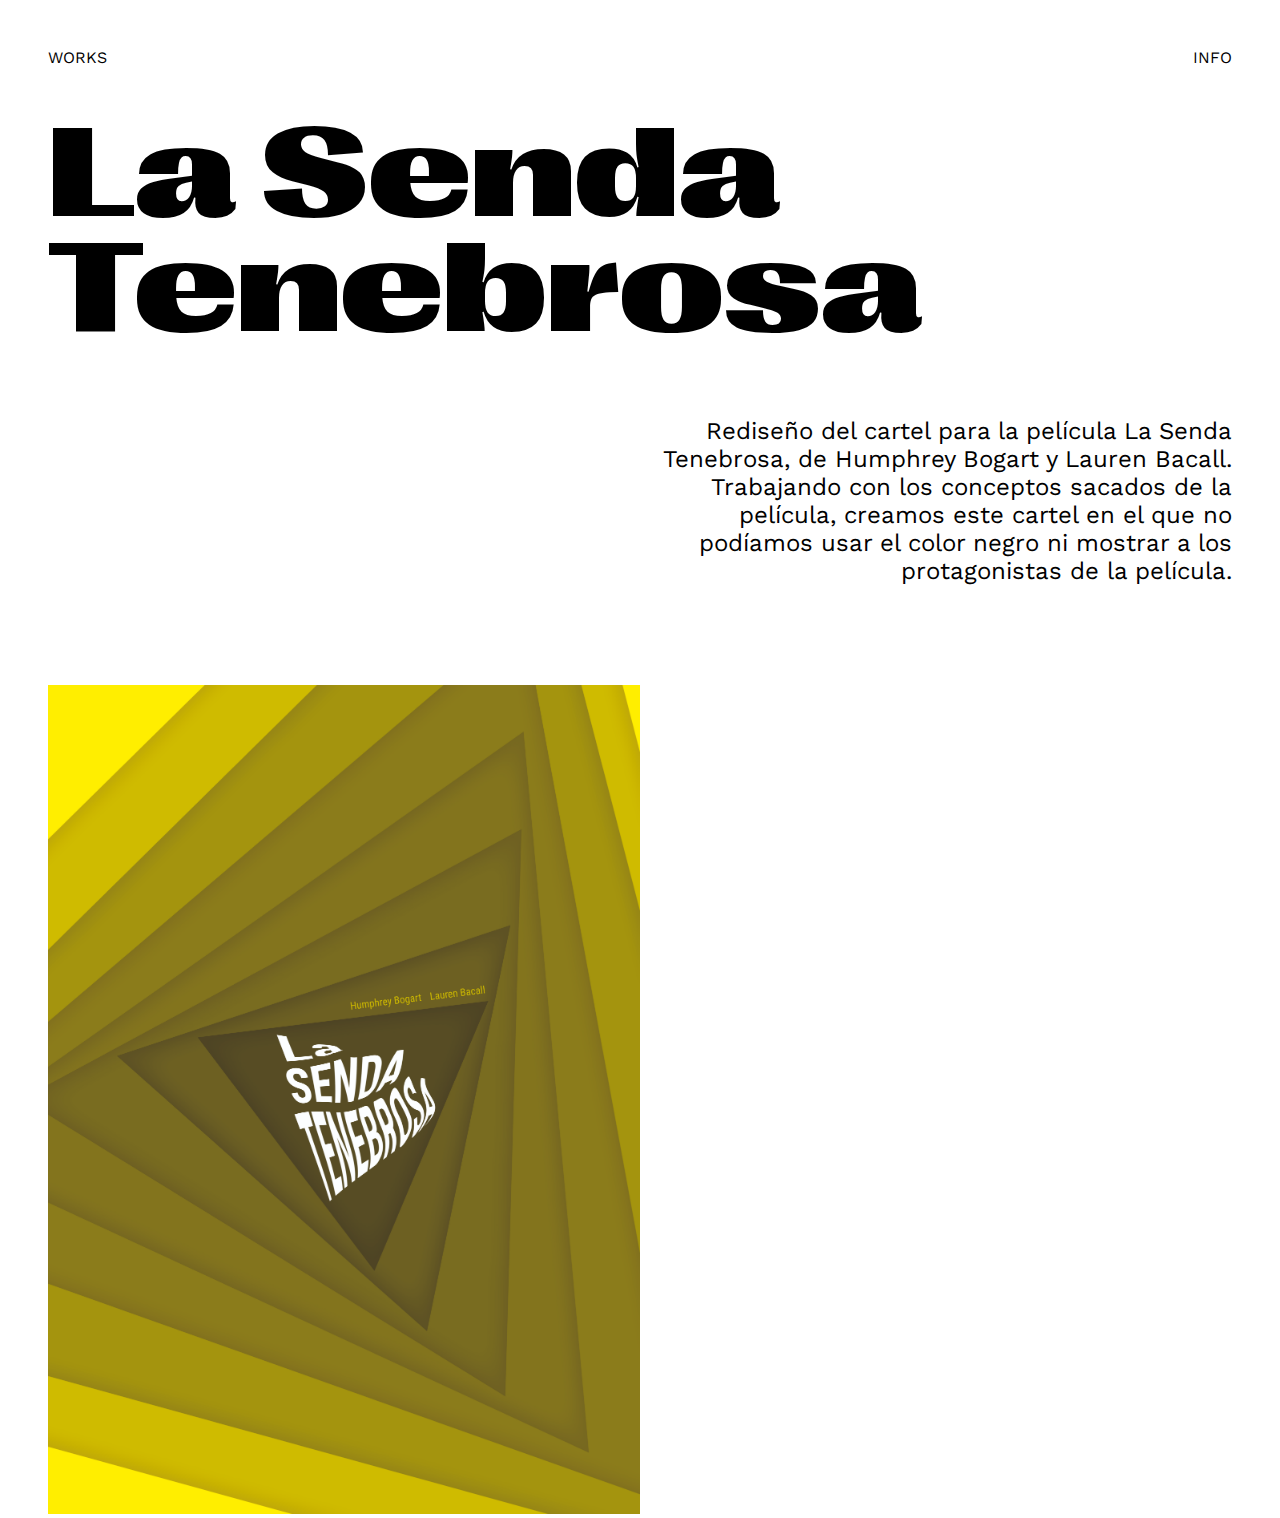
<file: cine.html>
<!DOCTYPE html>
<html lang="en">
<head>
    <meta charset="UTF-8">
    <meta http-equiv="X-UA-Compatible" content="IE=edge">
    <meta name="viewport" content="width=device-width, initial-scale=1.0">
    <link rel="preconnect" href="https://fonts.googleapis.com">
    <link rel="preconnect" href="https://fonts.gstatic.com" crossorigin>
    <link href="https://fonts.googleapis.com/css2?family=Jomhuria&family=Work+Sans:wght@200&display=swap" rel="stylesheet">
    <link rel="stylesheet" href="css/font_family.css">
    <title>La Senda Tenebrosa</title>
    <link rel="stylesheet" href="css/cine.css">
</head>
<body>
    <nav>
        <a href="index.html">WORKS</a>
        <a href="info.html">INFO</a>
    </nav>
    <main>
        <h1>La Senda Tenebrosa</h1>
        <p>Rediseño del cartel para la película La Senda Tenebrosa, de Humphrey Bogart y Lauren Bacall. Trabajando con los conceptos sacados de la película, creamos este cartel en el que no podíamos usar el color negro ni mostrar a los protagonistas de la película.</p>
        <div class="image">
            <img src="img/cartel_imagen-02.jpg">
        </div>
    </main>
</body>
</html>
</file>
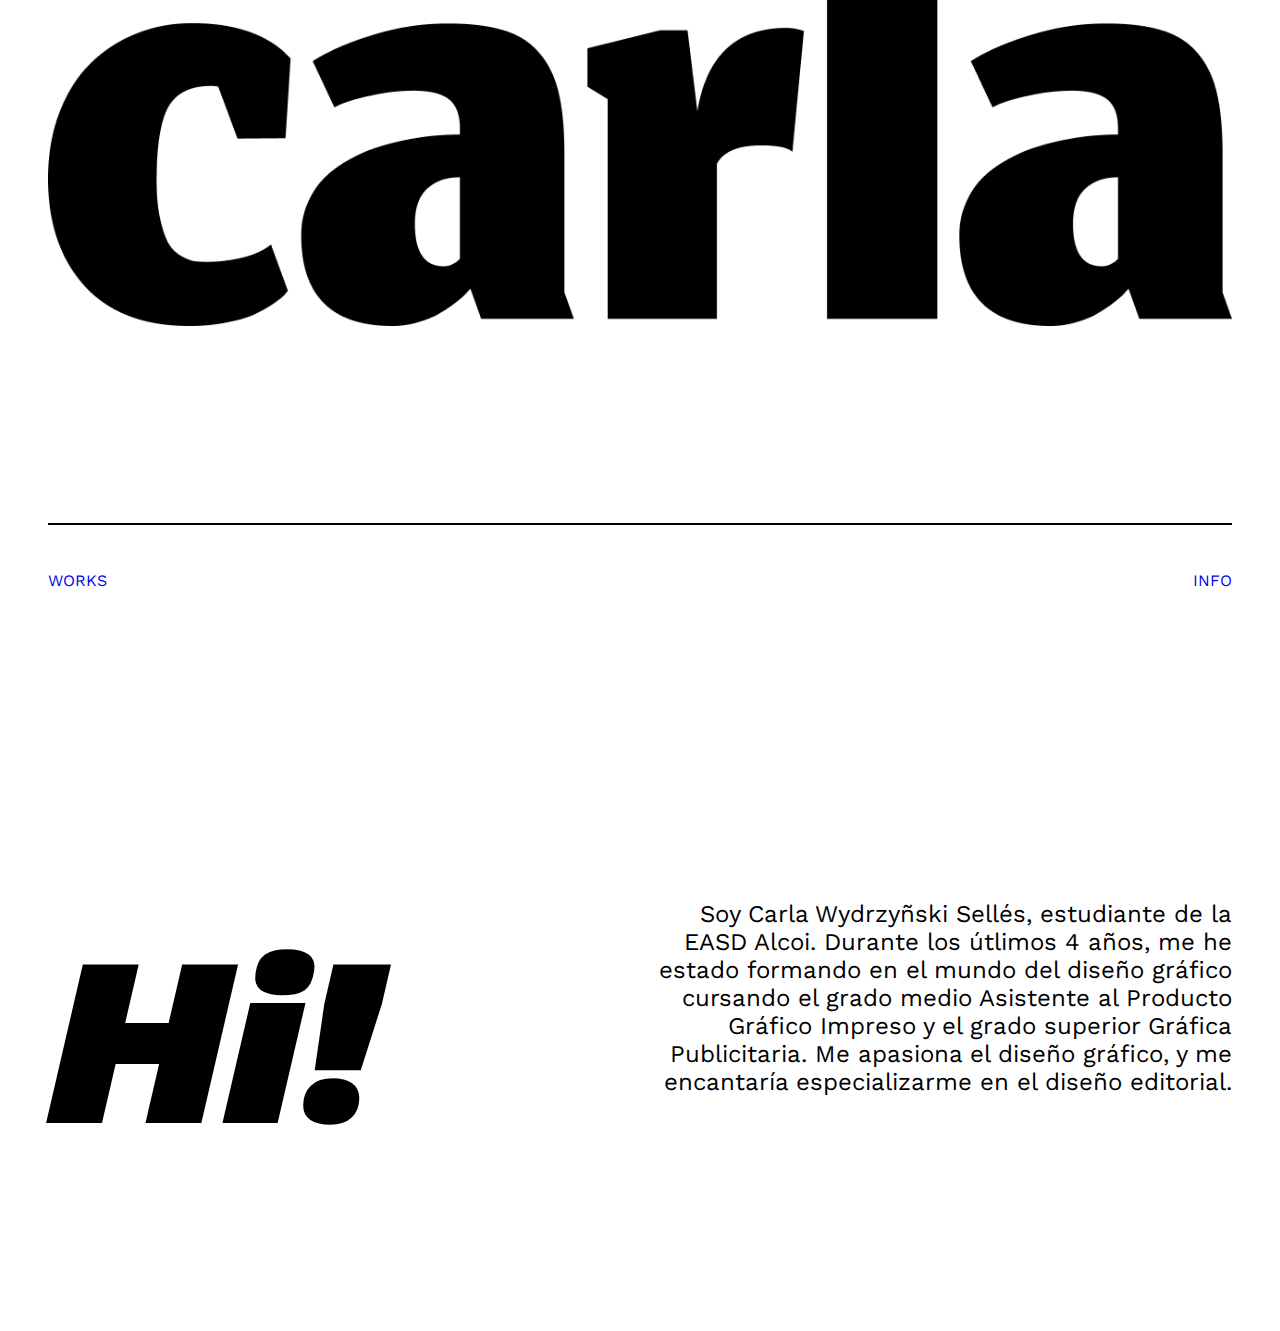
<file: info.html>
<!DOCTYPE html>
<html lang="en">
<head>
    <meta charset="UTF-8">
    <meta http-equiv="X-UA-Compatible" content="IE=edge">
    <meta name="viewport" content="width=device-width, initial-scale=1.0">
    <link rel="preconnect" href="https://fonts.googleapis.com">
    <link rel="preconnect" href="https://fonts.gstatic.com" crossorigin>
    <link href="https://fonts.googleapis.com/css2?family=Jomhuria&family=Work+Sans:ital,wght@0,200;0,800;0,900;1,800;1,900&display=swap" rel="stylesheet">
    <title>Info</title>
    <link rel="stylesheet" href="css/info.css">
</head>
<body>
    <div class="container">
        <header>
            <img src="img/Frame 3.png" class="header_img">
        </header>
        <img class="linea" src="img/Line 1.png">
        <nav>
            <a href="index.html">WORKS</a>
            <a href="info.html">INFO</a>
        </nav>
    </div>
        <main>
            <div class="text_info">
                <h1>Hi!</h1>
                <p>Soy Carla Wydrzyñski Sellés, estudiante de la EASD Alcoi. Durante los útlimos 4 años, me he estado formando en el mundo del diseño gráfico cursando el grado medio Asistente al Producto Gráfico Impreso y el grado superior Gráfica Publicitaria. Me apasiona el diseño gráfico, y me encantaría especializarme en el diseño editorial.
                </p>
            </div>
            
        </main>
    
</body>
</html>
</file>
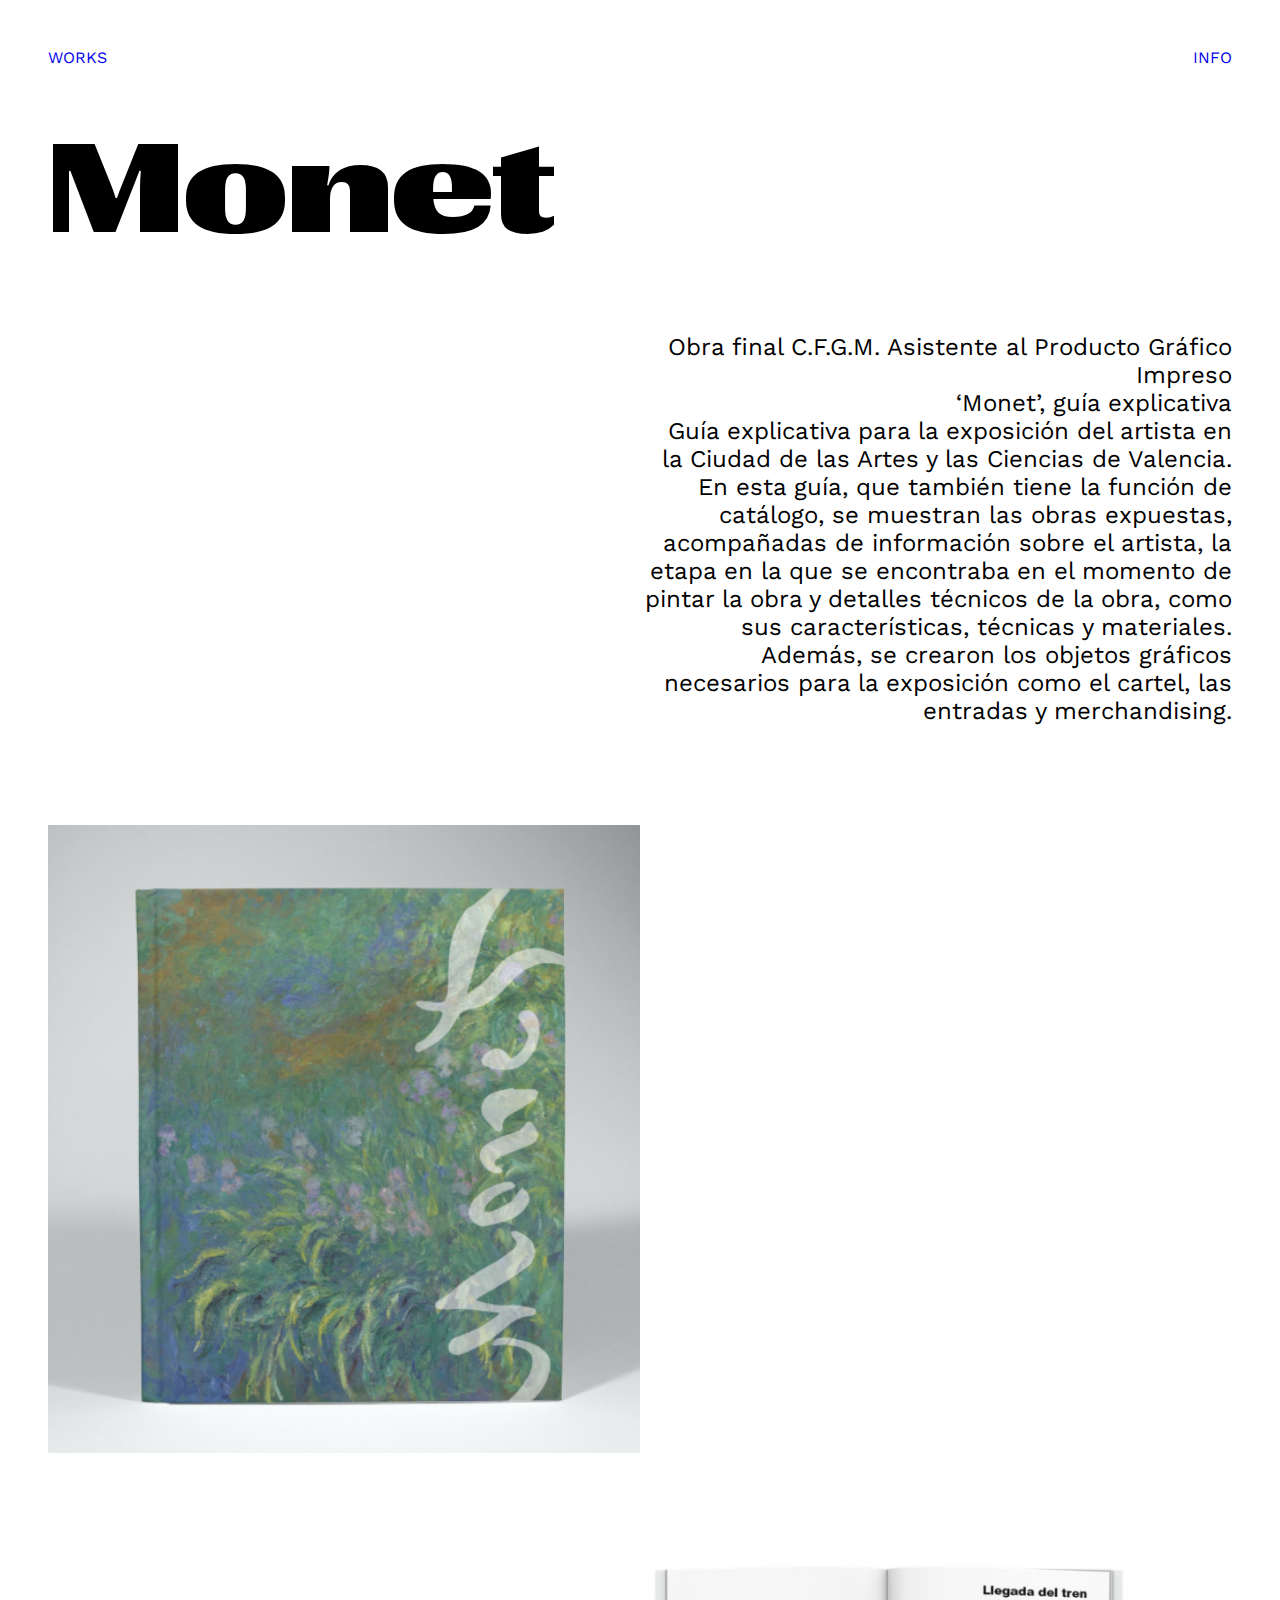
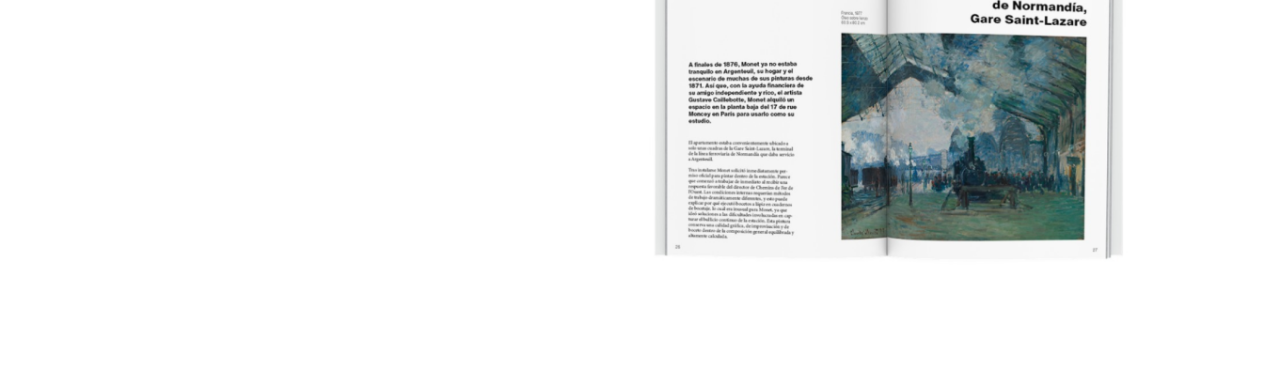
<file: monet.html>
<!DOCTYPE html>
<html lang="en">
<head>
    <meta charset="UTF-8">
    <meta http-equiv="X-UA-Compatible" content="IE=edge">
    <meta name="viewport" content="width=device-width, initial-scale=1.0">
    <link rel="preconnect" href="https://fonts.googleapis.com">
    <link rel="preconnect" href="https://fonts.gstatic.com" crossorigin>
    <link href="https://fonts.googleapis.com/css2?family=Jomhuria&family=Work+Sans:wght@200&display=swap" rel="stylesheet">
    <link rel="stylesheet" href="css/font_family.css">
    <title>Monet</title>
    <link rel="stylesheet" href="css/monet.css">
</head>
<body>
    <nav>
        <a href="index.html">WORKS</a>
        <a href="info.html">INFO</a>
    </nav>
    <main>
        <h1>Monet</h1>
        <p>Obra final C.F.G.M. Asistente al Producto Gráfico Impreso</p>
        <p>‘Monet’, guía explicativa</p>
        <p>Guía explicativa para la exposición del artista en la Ciudad de las Artes y las Ciencias de Valencia. En esta guía, que también tiene la función de catálogo, se muestran las obras expuestas, acompañadas de información sobre el artista, la etapa en la que se encontraba en el momento de pintar la obra y detalles técnicos de la obra, como sus características, técnicas y materiales.</p>
        <p>Además, se crearon los objetos gráficos necesarios para la exposición como el cartel, las entradas y merchandising.</p>
        <div class="image">
            <img src="img/smartmockups_ld09ediu.png" class="img_1">
            <img src="img/smartmockups_ld0chzag.png" class="img_2">
        </div>
    </main>
</body>
</html>
</file>
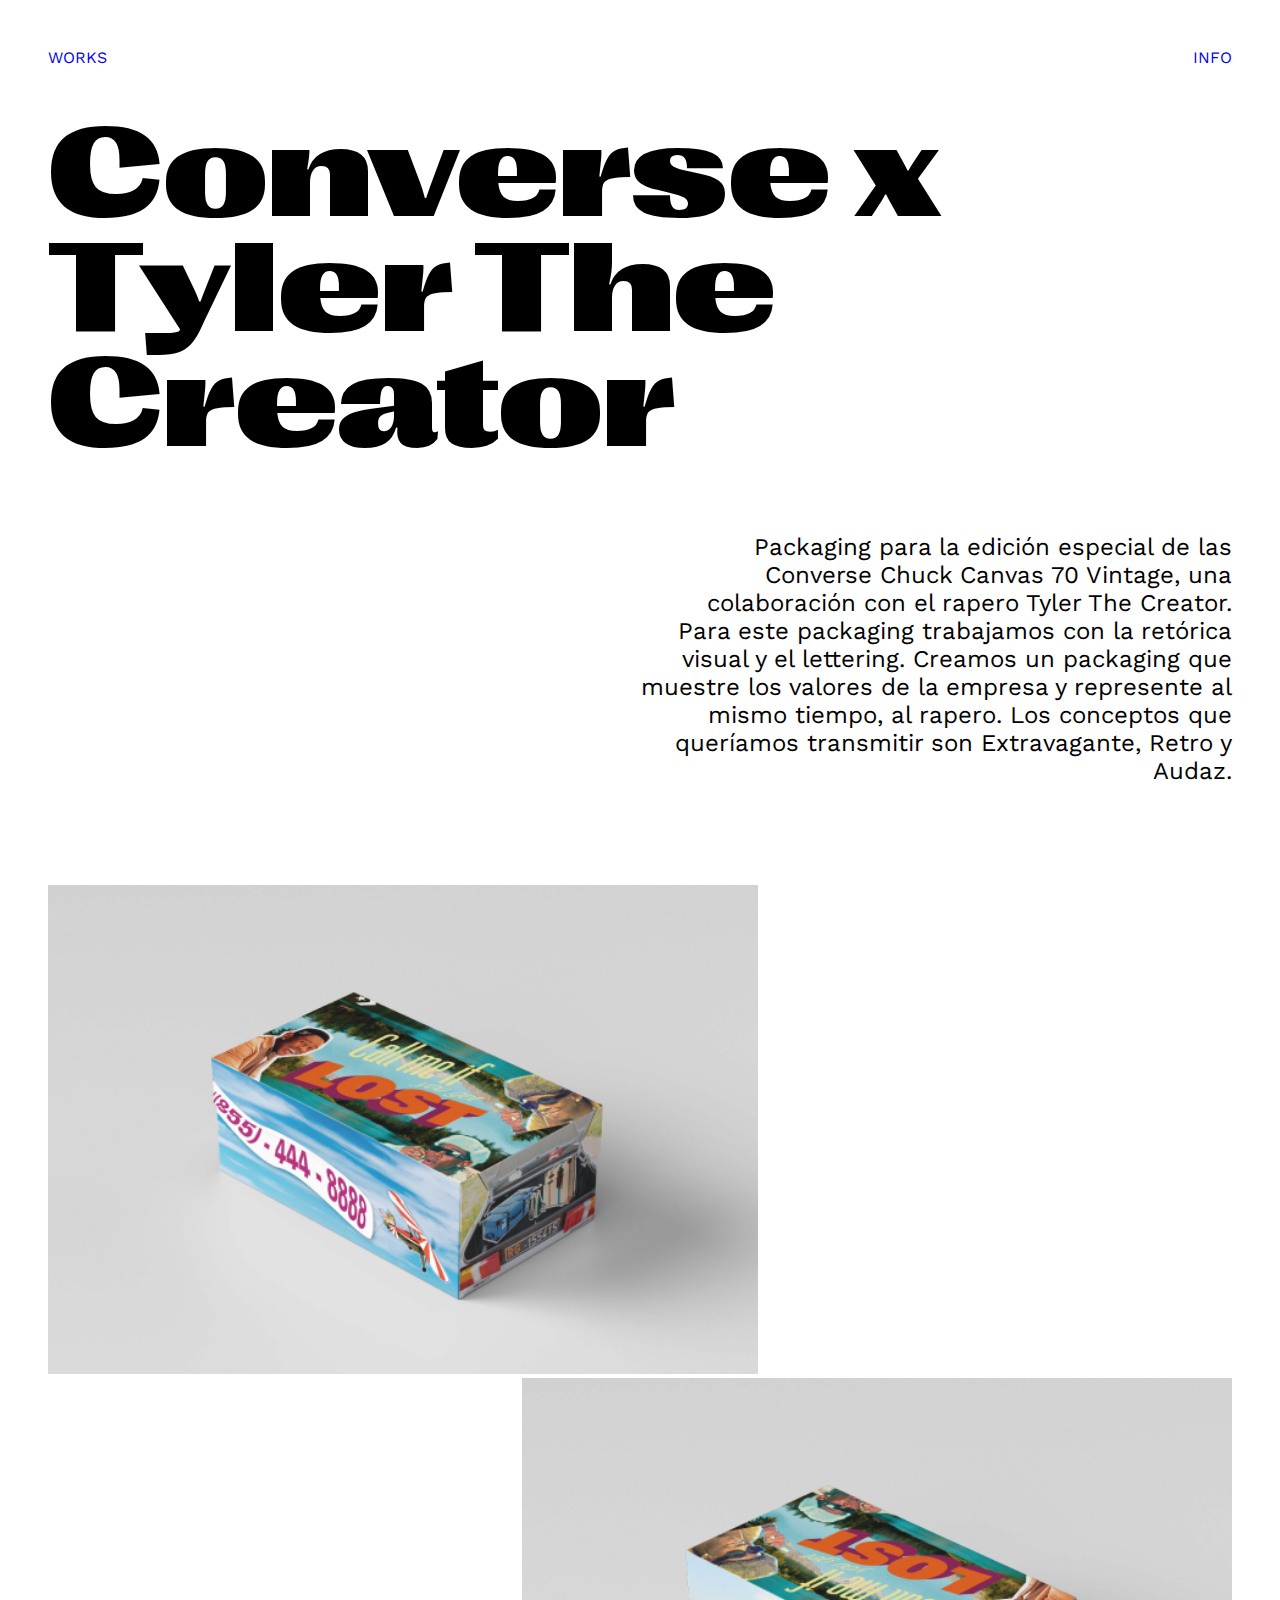
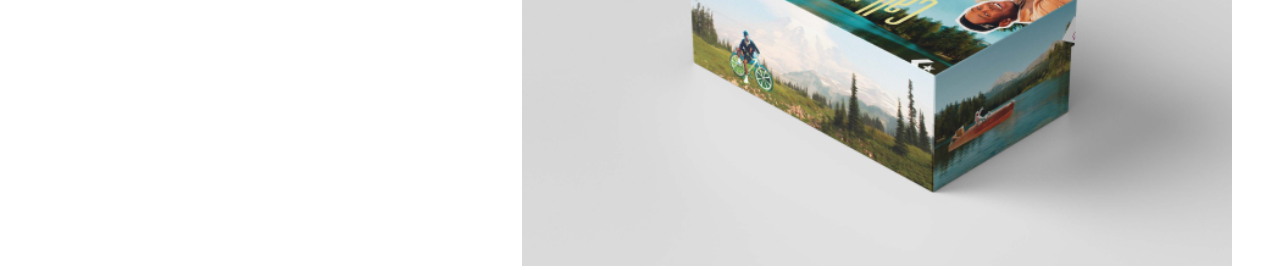
<file: packaging.html>
<!DOCTYPE html>
<html lang="en">
<head>
    <meta charset="UTF-8">
    <meta http-equiv="X-UA-Compatible" content="IE=edge">
    <meta name="viewport" content="width=device-width, initial-scale=1.0">
    <link rel="preconnect" href="https://fonts.googleapis.com">
    <link rel="preconnect" href="https://fonts.gstatic.com" crossorigin>
    <link href="https://fonts.googleapis.com/css2?family=Jomhuria&family=Work+Sans:wght@200&display=swap" rel="stylesheet">
    <link rel="stylesheet" href="css/font_family.css">
    <title>Packaging</title>
    <link rel="stylesheet" href="css/packaging.css">
</head>
<body>
    <nav>
        <a href="index.html">WORKS</a>
        <a href="info.html">INFO</a>
    </nav>
    <main>
        <h1>Converse x Tyler The Creator</h1>
        <p>Packaging para la edición especial de las Converse Chuck Canvas 70 Vintage, una colaboración con el rapero Tyler The Creator. </p>
        <p>Para este packaging trabajamos con la retórica visual y el lettering. Creamos un packaging que muestre los valores de la empresa y represente al mismo tiempo, al rapero. Los conceptos que queríamos transmitir son Extravagante, Retro y Audaz.</p>
        <div class="image">
            <img src="img/Free_Shoe_Box_Mockup_1 (1).png" class="img_1">
            <img src="img/Free_Shoe_Box_Mockup_2 (1).png" class="img_2">
        </div>
    </main>
</body>
</html>
</file>
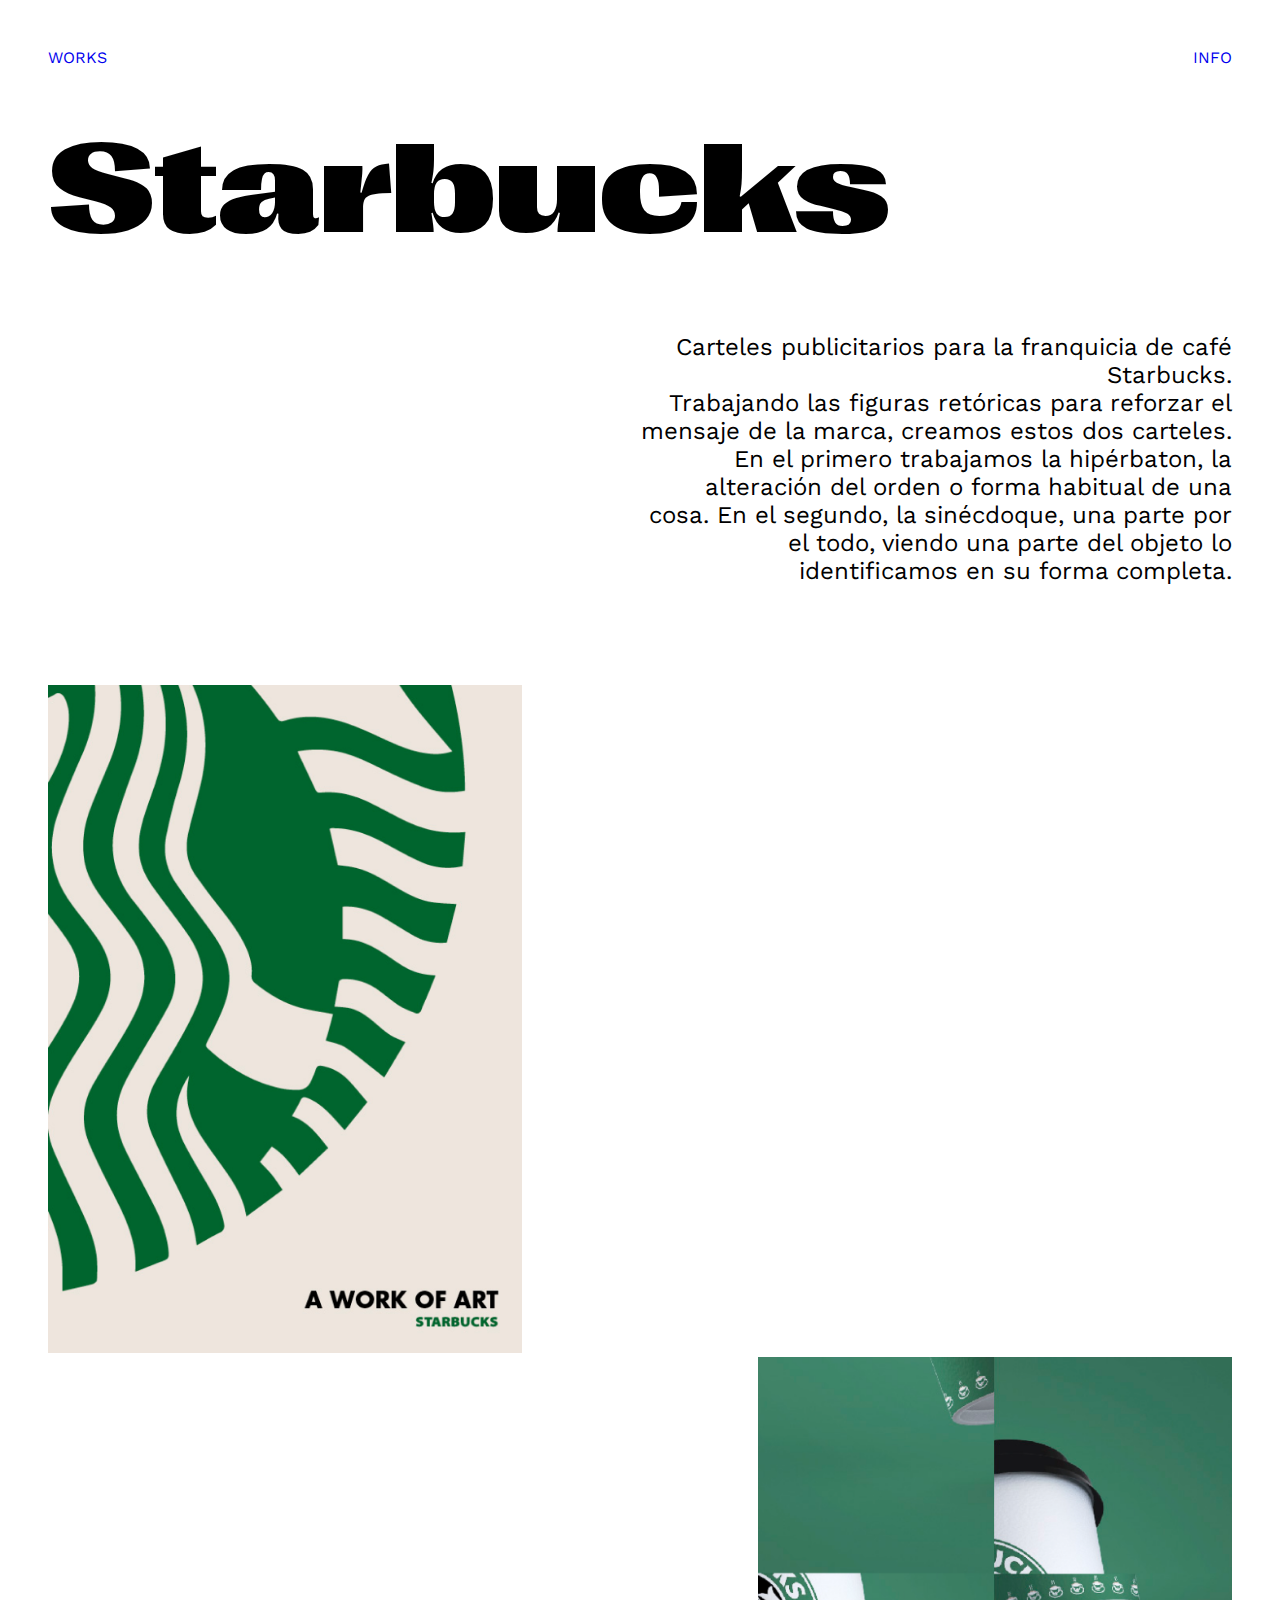
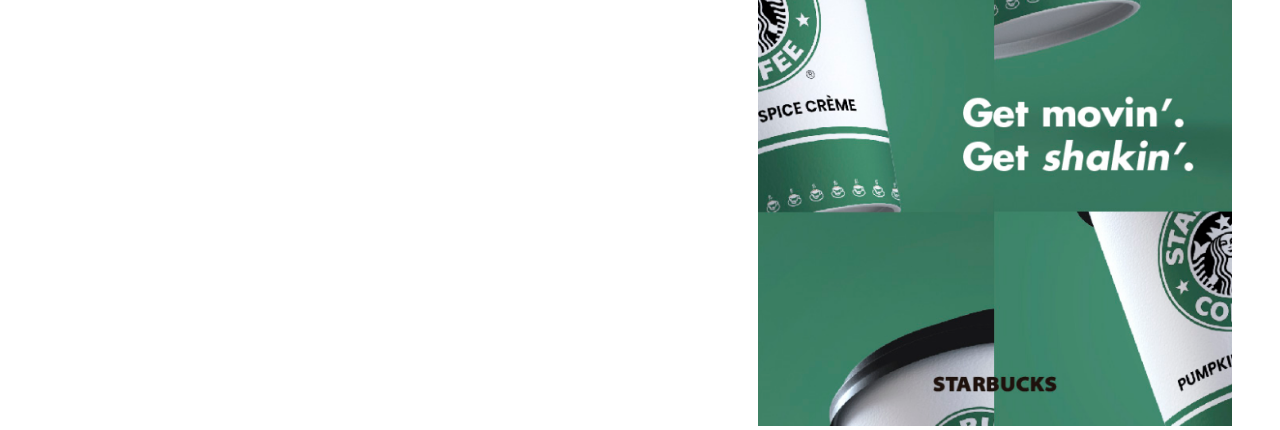
<file: starbucks.html>
<!DOCTYPE html>
<html lang="en">
<head>
    <meta charset="UTF-8">
    <meta http-equiv="X-UA-Compatible" content="IE=edge">
    <meta name="viewport" content="width=device-width, initial-scale=1.0">
    <link rel="preconnect" href="https://fonts.googleapis.com">
    <link rel="preconnect" href="https://fonts.gstatic.com" crossorigin>
    <link href="https://fonts.googleapis.com/css2?family=Jomhuria&family=Work+Sans:wght@200&display=swap" rel="stylesheet">
    <link rel="stylesheet" href="css/font_family.css">
    <title>Starbucks</title>
    <link rel="stylesheet" href="css/starbucks.css">
</head>
<body>
    <nav>
        <a href="index.html">WORKS</a>
        <a href="info.html">INFO</a>
    </nav>
    <main>
        <h1>Starbucks</h1>
        <p>Carteles publicitarios para la franquicia de café Starbucks.</p>
        <p>Trabajando las figuras retóricas para reforzar el mensaje de la marca, creamos estos dos carteles. En el primero trabajamos la hipérbaton, la alteración del orden o forma habitual de una cosa. En el segundo, la sinécdoque, una parte por el todo, viendo una parte del objeto lo identificamos en su forma completa.</p>
        <div class="image">
            <img src="img/carteles figuras retoricas_Mesa de trabajo 1 1.png" class="img_1">
            <img src="img/carteles figuras retoricas-02 (1).png" class="img_2">
        </div>
    </main>
</body>
</html>
</file>
<file: css/font_family.css>
@font-face{
    font-family: 'RightSerif';
    src:url('../fonts/PPRightSerif-WideBlack.ttf'),
    url('../fonts/PPRightSerif-WideBlack.woff'),
    url('../fonts/PPRightSerif-WideBlack.woff2');
    font-family: 'RightGothic';
    src:url('../fonts/PPRightGothic-SpatialBlack.ttf'),
    url('../fonts/PPRightGothic-SpatialBlack.woff'),
    url('../fonts/PPRightGothic-SpatialBlack.woff2');

}
</file>
<file: css/cine.css>
*{
    margin: 0;
    padding: 0;
}

body{
    margin-left: 48px;
    margin-right: 48px;
    display: grid;
    grid-template-columns: auto auto auto auto auto auto auto auto auto auto;
    grid-template-rows: auto auto auto auto auto auto auto;
}
nav{
    font-family: Work Sans;
    display: flex;
    justify-content: space-between;
    margin-top: 48px;
    grid-column: 1 / 11;
    grid-row: 1 / 2;
}
a{
    text-decoration: none;
    color:black
}
h1{
    font-family: 'RightGothic';
    font-size: 8em;
    margin-top: 50px;
    margin-bottom: 70px;
    line-height: 90%;
}
p{
    font-family: Work Sans;
    font-size: 1.5em;
    text-align: right;
    margin-left: 50%;
}
img{
    width: 50%;
    margin-top: 100px;
}
</file>
<file: css/info.css>
*{
    margin: 0;
    padding: 0;
    box-sizing: border-box;
}
body{
    margin-left: 48px;
    margin-right: 48px;
}
.container{
    width: 100%;
    height: 100vh;
    display: grid;
    grid-template-columns: repeat(10,1fr);
    grid-template-rows: repeat(7,1fr);
    gap: 16px;
}
header, nav{
    grid-column-start: 1;
    grid-column-end: 11;
}
header{
    grid-row: 1 / 5;
    overflow: hidden;
}
.header_img{
    width: 100%;
    height: auto;
}
.linea{
    width: 100%;
    grid-column: 1 / 11;
    grid-row: 5;
}
nav{
    font-family: Work Sans;
    display: flex;
    justify-content: space-between;
    align-items: center;
    grid-row: 5 / 6;
}
a{
    text-decoration: none;
}
h1{
    font-family: Work Sans;
    font-size: 15em;
    font-weight: 900;
    font-style: italic;
    padding: 0;
}
p{
    font-family: Work Sans;
    font-size: 1.5em;
    text-align: right;
    width: 50%;
}
.text_info{
    display: flex;
    flex-wrap: wrap;
    justify-content: space-between;
    margin-bottom: 150px;
}
</file>
<file: css/monet.css>
*{
    margin: 0;
    padding: 0;
}
body{
    margin-left: 48px;
    margin-right: 48px;
    display: grid;
    grid-template-columns: auto auto auto auto auto auto auto auto auto auto;
    grid-template-rows: auto auto auto auto auto auto auto;
}
nav{
    font-family: Work Sans;
    display: flex;
    justify-content: space-between;
    margin-top: 48px;
    grid-column: 1 / 11;
    grid-row: 1 / 2;
}
a{
    text-decoration: none;
}
h1{
    font-family: 'RightGothic';
    font-size: 8em;
    margin-top: 50px;
    margin-bottom: 70px;
}
p{
    font-family: Work Sans;
    font-size: 1.5em;
    text-align: right;
    grid-column: 6 / 11;
    margin-left: 50%;
}
.img_1{
    width: 50%;
    margin-top: 100px;
}
.img_2{
    width: 60%;
    margin-left: 40%;
}
</file>
<file: css/packaging.css>
*{
    margin: 0;
    padding: 0;
}
body{
    margin-left: 48px;
    margin-right: 48px;
    display: grid;
    grid-template-columns: auto auto auto auto auto auto auto auto auto auto;
    grid-template-rows: auto auto auto auto auto auto auto;
}
nav{
    font-family: Work Sans;
    display: flex;
    justify-content: space-between;
    margin-top: 48px;
    grid-column: 1 / 11;
    grid-row: 1 / 2;
}
a{
    text-decoration: none;
}
h1{
    font-family: 'RightGothic';
    font-size: 8em;
    margin-top: 50px;
    margin-bottom: 70px;
    line-height: 90%;
}
p{
    font-family: Work Sans;
    font-size: 1.5em;
    text-align: right;
    margin-left: 50%;
}
.img_1{
    width: 60%;
    margin-top: 100px;
}
.img_2{
    width: 60%;
    margin-left: 40%;
}
</file>
<file: css/starbucks.css>
*{
    margin: 0;
    padding: 0;
}
body{
    margin-left: 48px;
    margin-right: 48px;
    display: grid;
    grid-template-columns: auto auto auto auto auto auto auto auto auto auto;
    grid-template-rows: auto auto auto auto auto auto auto;
}
nav{
    font-family: Work Sans;
    display: flex;
    justify-content: space-between;
    margin-top: 48px;
    grid-column: 1 / 11;
    grid-row: 1 / 2;
}
a{
    text-decoration: none;
}
h1{
    font-family: 'RightGothic';
    font-size: 8em;
    margin-top: 50px;
    margin-bottom: 70px;
}
p{
    font-family: Work Sans;
    font-size: 1.5em;
    text-align: right;
    grid-column: 6 / 11;
    margin-left: 50%;
}
.img_1{
    width: 40%;
    margin-top: 100px;
}
.img_2{
    width: 40%;
    margin-left: 60%;
}
</file>
